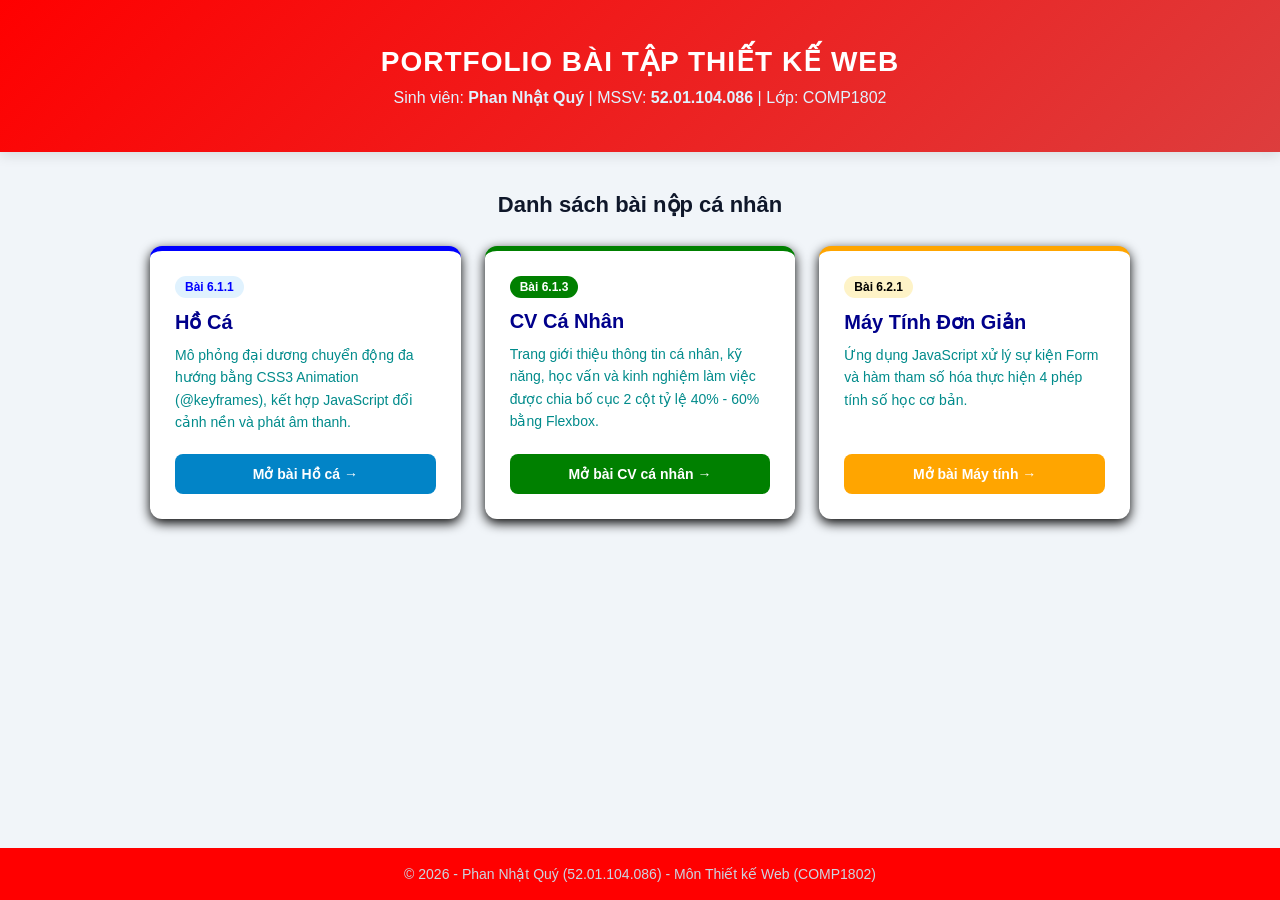
<file: index.html>
﻿<!DOCTYPE html>
<html lang="vi">
<head>
    <meta charset="UTF-8">
    <meta name="viewport" content="width=device-width, initial-scale=1.0">
    <title>Trang chủ - Bài nộp cá nhân COMP1802</title>
    <style>
        * {
            margin: 0;
            padding: 0;
            box-sizing: border-box;
            font-family: Arial, Helvetica, sans-serif;
        }

        body {
            background-color: #f1f5f9;
            color: #1e293b;
            min-height: 100vh;
            display: flex;
            flex-direction: column;
        }

        /* Phần đầu trang */
        header {
            background: linear-gradient(135deg, red, #dd3d3d);
            color: #ffffff;
            text-align: center; 
            padding: 45px 20px;
            box-shadow: 0 4px 12px rgba(0, 0, 0, 0.1);
        }

            header h1 {
                font-size: 28px;
                letter-spacing: 1px;
                margin-bottom: 10px;
            }

            header p {
                font-size: 16px;
                color: #e0f2fe;
            }

        /* Khu vực chứa 3 thẻ bài tập */
        main {
            width: 100%;
            max-width: 1020px;
            margin: 40px auto;
            padding: 0 20px;
            flex: 1;
        }

        .tieu-de-muc {
            text-align: center;
            font-size: 22px;
            color: #0f172a;
            margin-bottom: 28px;
        }

        .danh-sach-bai {
            display: grid;
            grid-template-columns: repeat(auto-fit, minmax(280px, 1fr));
            gap: 24px;
        }

        .the-bai-tap {
            background-color: #ffffff;
            border-radius: 12px;
            padding: 25px;
            box-shadow: 0 4px 12px black;
            border-top: 5px solid blue;
            display: flex;
            flex-direction: column;
            justify-content: space-between;
            transition: transform 0.2s ease, box-shadow 0.2s ease;
        }

            .the-bai-tap:hover {
                transform: translateY(-5px);
                box-shadow: 0 10px 20px rgba(0, 0, 0, 0.12);
            }

            .the-bai-tap.the-cv {
                border-top-color: green;
            }

            .the-bai-tap.the-mt {
                border-top-color: orange;
            }

        .nhan {
            display: inline-block;
            width: fit-content;
            font-size: 12px;
            font-weight: bold;
            padding: 4px 10px;
            border-radius: 20px;
            background-color: #e0f2fe;
            color: blue;
            margin-bottom: 12px;
        }

        .the-cv .nhan {
            background-color: green;
            color: white;
        }

        .the-mt .nhan {
            background-color: #fef3c7;
            color: black;
        }

        .the-bai-tap h2 {
            font-size: 20px;
            margin-bottom: 10px;
            color: darkblue;
        }

        .the-bai-tap p {
            font-size: 14px;
            line-height: 1.6;
            color: darkcyan;
            margin-bottom: 20px;
        }

        .nut-xem {
            display: inline-block;
            text-align: center;
            text-decoration: none;
            background-color: #0284c7;
            color: #ffffff;
            font-weight: bold;
            font-size: 14px;
            padding: 12px 16px;
            border-radius: 8px;
        }

            .nut-xem:hover {
                background-color: #0369a1;
            }

        .the-cv .nut-xem {
            background-color: green;
        }

            .the-cv .nut-xem:hover {
                background-color: #0f766e;
            }

        .the-mt .nut-xem {
            background-color: orange;
        }

            .the-mt .nut-xem:hover {
                background-color: #b45309;
            }

        footer {
            text-align: center;
            padding: 18px;
            background-color: red;
            color: #cbd5e1;
            font-size: 14px;
        }
    </style>
</head>
<body>

    <header>
        <h1>PORTFOLIO BÀI TẬP THIẾT KẾ WEB</h1>
        <p>Sinh viên: <strong>Phan Nhật Quý</strong> | MSSV: <strong>52.01.104.086</strong> | Lớp: COMP1802</p>
    </header>

    <main>
        <h2 class="tieu-de-muc">Danh sách bài nộp cá nhân</h2>

        <div class="danh-sach-bai">
            <!-- Bài 6.1.1: Hồ cá -->
            <article class="the-bai-tap">
                <div>
                    <span class="nhan">Bài 6.1.1</span>
                    <h2>Hồ Cá</h2>
                    <p>Mô phỏng đại dương chuyển động đa hướng bằng CSS3 Animation (@keyframes), kết hợp JavaScript đổi cảnh nền và phát âm thanh.</p>
                </div>
                <a href="bai_tap_ho_ca/ho_ca.html" class="nut-xem">Mở bài Hồ cá &#8594;</a>
            </article>

            <!-- Bài 6.1.3: CV cá nhân -->
            <article class="the-bai-tap the-cv">
                <div>
                    <span class="nhan">Bài 6.1.3</span>
                    <h2>CV Cá Nhân</h2>
                    <p>Trang giới thiệu thông tin cá nhân, kỹ năng, học vấn và kinh nghiệm làm việc được chia bố cục 2 cột tỷ lệ 40% - 60% bằng Flexbox.</p>
                </div>
                <a href="bai_tap_cv/index.html" class="nut-xem">Mở bài CV cá nhân &#8594;</a>
            </article>

            <!-- Bài 6.2.1: Máy tính đơn giản -->
            <article class="the-bai-tap the-mt">
                <div>
                    <span class="nhan">Bài 6.2.1</span>
                    <h2>Máy Tính Đơn Giản</h2>
                    <p>Ứng dụng JavaScript xử lý sự kiện Form và hàm tham số hóa thực hiện 4 phép tính số học cơ bản.</p>
                </div>
                <a href="bai_tap_may_tinh/index.html" class="nut-xem">Mở bài Máy tính &#8594;</a>
            </article>
        </div>
    </main>

    <footer>
        <p>&copy; 2026 - Phan Nhật Quý (52.01.104.086) - Môn Thiết kế Web (COMP1802)</p>
    </footer>

</body>
</html>
</file>
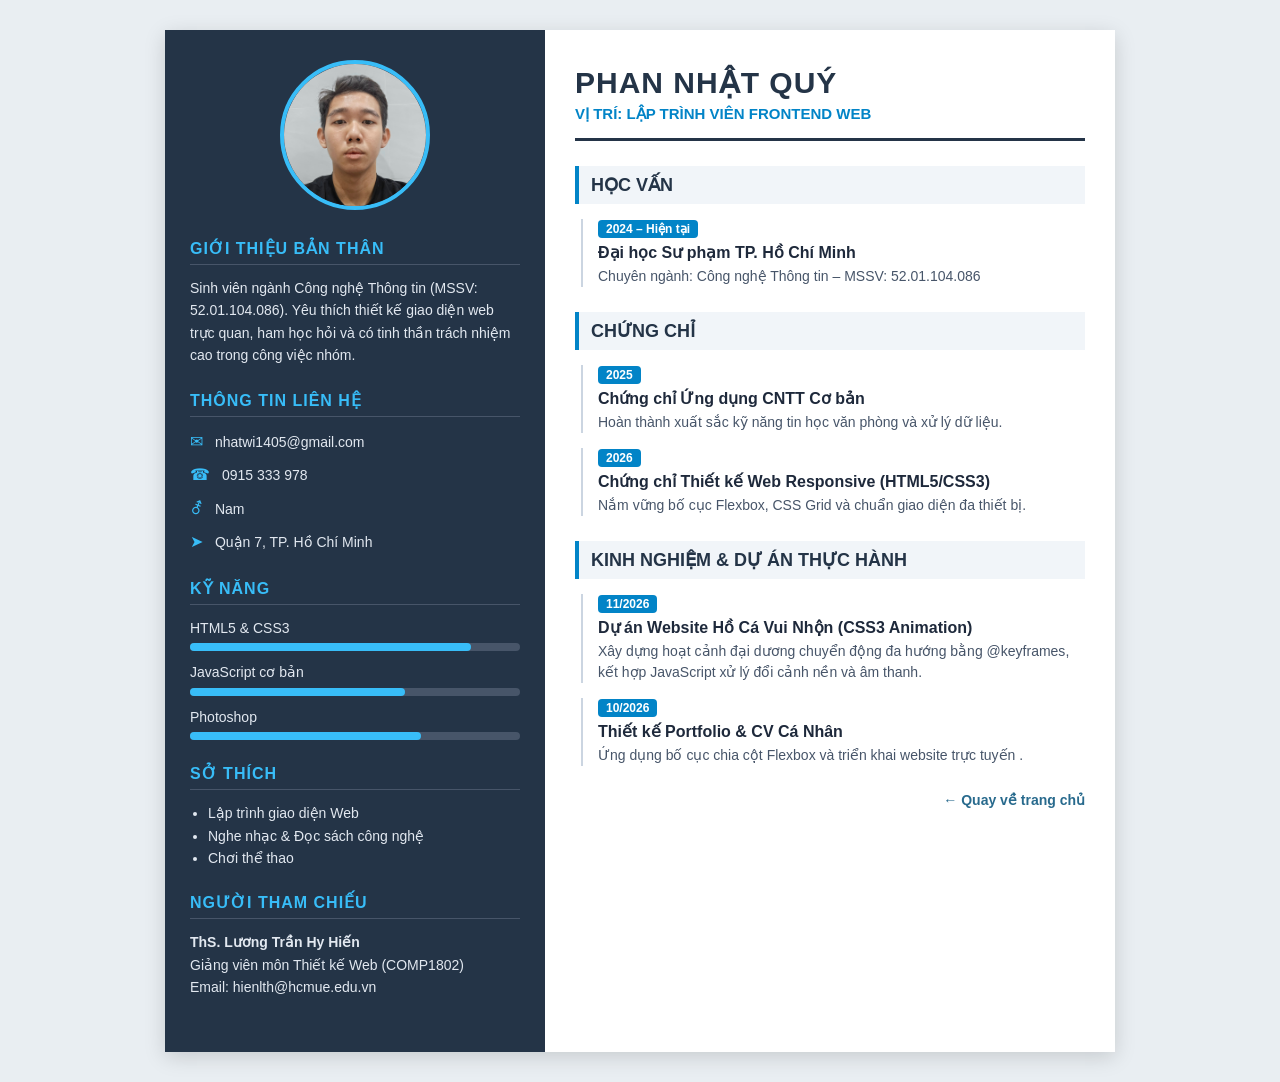
<file: bai_tap_cv/index.html>
﻿<!DOCTYPE html>
<html lang="vi">
<head>
    <meta charset="UTF-8">
    <title>CV Cá Nhân - Phan Nhật Quý</title>
    <link rel="stylesheet" href="style.css">
</head>
<body>
    <!-- Khung giấy CV chính -->
    <div class="khung-cv">

        <!-- cột trái -->
        <div class="cot-trai">
            <!-- Ảnh đại diện -->
            <div class="khung-anh">
                <img src="avatar.jpg" alt="Ảnh đại diện Phan Nhật Quý" class="avatar">
            </div>

            <!-- Giới thiệu bản thân -->
            <div class="muc-trai">
                <h3>GIỚI THIỆU BẢN THÂN</h3>
                <p>Sinh viên ngành Công nghệ Thông tin (MSSV: 52.01.104.086). Yêu thích thiết kế giao diện web trực quan, ham học hỏi và có tinh thần trách nhiệm cao trong công việc nhóm.</p>
            </div>

            <!-- Thông tin liên hệ -->
            <div class="muc-trai">
                <h3>THÔNG TIN LIÊN HỆ</h3>
                <ul class="danh-sach-lien-he">
                    <li><span>&#9993;</span> nhatwi1405@gmail.com</li>
                    <li><span>&#9742;</span> 0915 333 978</li>
                    <li><span>&#9894;</span> Nam</li>
                    <li><span>&#10148;</span> Quận 7, TP. Hồ Chí Minh</li>
                </ul>
            </div>

            <!-- Kỹ năng -->
            <div class="muc-trai">
                <h3>KỸ NĂNG</h3>
                <div class="ky-nang">
                    <p>HTML5 &amp; CSS3</p>
                    <div class="thanh-muc"><div class="muc-do" style="width: 85%;"></div></div>
                </div>
                <div class="ky-nang">
                    <p>JavaScript cơ bản</p>
                    <div class="thanh-muc"><div class="muc-do" style="width: 65%;"></div></div>
                </div>
                <div class="ky-nang">
                    <p>Photoshop</p>
                    <div class="thanh-muc"><div class="muc-do" style="width: 70%;"></div></div>
                </div>
            </div>

            <!-- Sở thích -->
            <div class="muc-trai">
                <h3>SỞ THÍCH</h3>
                <ul class="danh-sach-thuong">
                    <li>Lập trình giao diện Web</li>
                    <li>Nghe nhạc &amp; Đọc sách công nghệ</li>
                    <li>Chơi thể thao</li>
                </ul>
            </div>

            <!-- Người tham chiếu -->
            <div class="muc-trai">
                <h3>NGƯỜI THAM CHIẾU</h3>
                <p><strong>ThS. Lương Trần Hy Hiến</strong></p>
                <p>Giảng viên môn Thiết kế Web (COMP1802)</p>
                <p>Email: hienlth@hcmue.edu.vn</p>
            </div>
        </div>

        <!-- cột phải-->
        <div class="cot-phai">
            <!-- Họ tên & Vị trí ứng tuyển -->
            <div class="tieu-de-chinh">
                <h1>PHAN NHẬT QUÝ</h1>
                <p class="vi-tri">VỊ TRÍ: LẬP TRÌNH VIÊN FRONTEND WEB</p>
            </div>

            <!-- Học vấn -->
            <div class="muc-phai">
                <h2>HỌC VẤN</h2>
                <div class="moc-thoi-gian">
                    <span class="nam">2024 – Hiện tại</span>
                    <h4>Đại học Sư phạm TP. Hồ Chí Minh</h4>
                    <p>Chuyên ngành: Công nghệ Thông tin – MSSV: 52.01.104.086</p>
                </div>
            </div>

            <!-- Chứng chỉ -->
            <div class="muc-phai">
                <h2>CHỨNG CHỈ</h2>
                <div class="moc-thoi-gian">
                    <span class="nam">2025</span>
                    <h4>Chứng chỉ Ứng dụng CNTT Cơ bản</h4>
                    <p>Hoàn thành xuất sắc kỹ năng tin học văn phòng và xử lý dữ liệu.</p>
                </div>
                <div class="moc-thoi-gian">
                    <span class="nam">2026</span>
                    <h4>Chứng chỉ Thiết kế Web Responsive (HTML5/CSS3)</h4>
                    <p>Nắm vững bố cục Flexbox, CSS Grid và chuẩn giao diện đa thiết bị.</p>
                </div>
            </div>

            <!-- Kinh nghiệm làm việc và Dự án -->
            <div class="muc-phai">
                <h2>KINH NGHIỆM &amp; DỰ ÁN THỰC HÀNH</h2>
                <div class="moc-thoi-gian">
                    <span class="nam">11/2026</span>
                    <h4>Dự án Website Hồ Cá Vui Nhộn (CSS3 Animation)</h4>
                    <p>Xây dựng hoạt cảnh đại dương chuyển động đa hướng bằng <code>@keyframes</code>, kết hợp JavaScript xử lý đổi cảnh nền và âm thanh.</p>
                </div>
                <div class="moc-thoi-gian">
                    <span class="nam">10/2026</span>
                    <h4>Thiết kế Portfolio &amp; CV Cá Nhân</h4>
                    <p>Ứng dụng bố cục chia cột Flexbox và triển khai website trực tuyến .</p>
                </div>
            </div>

            <!-- Nút quay về trang chủ -->
            <div class="quay-ve">
                <a href="../index.html">&#8592; Quay về trang chủ</a>
            </div>
        </div>

    </div>
</body>
</html>
</file>
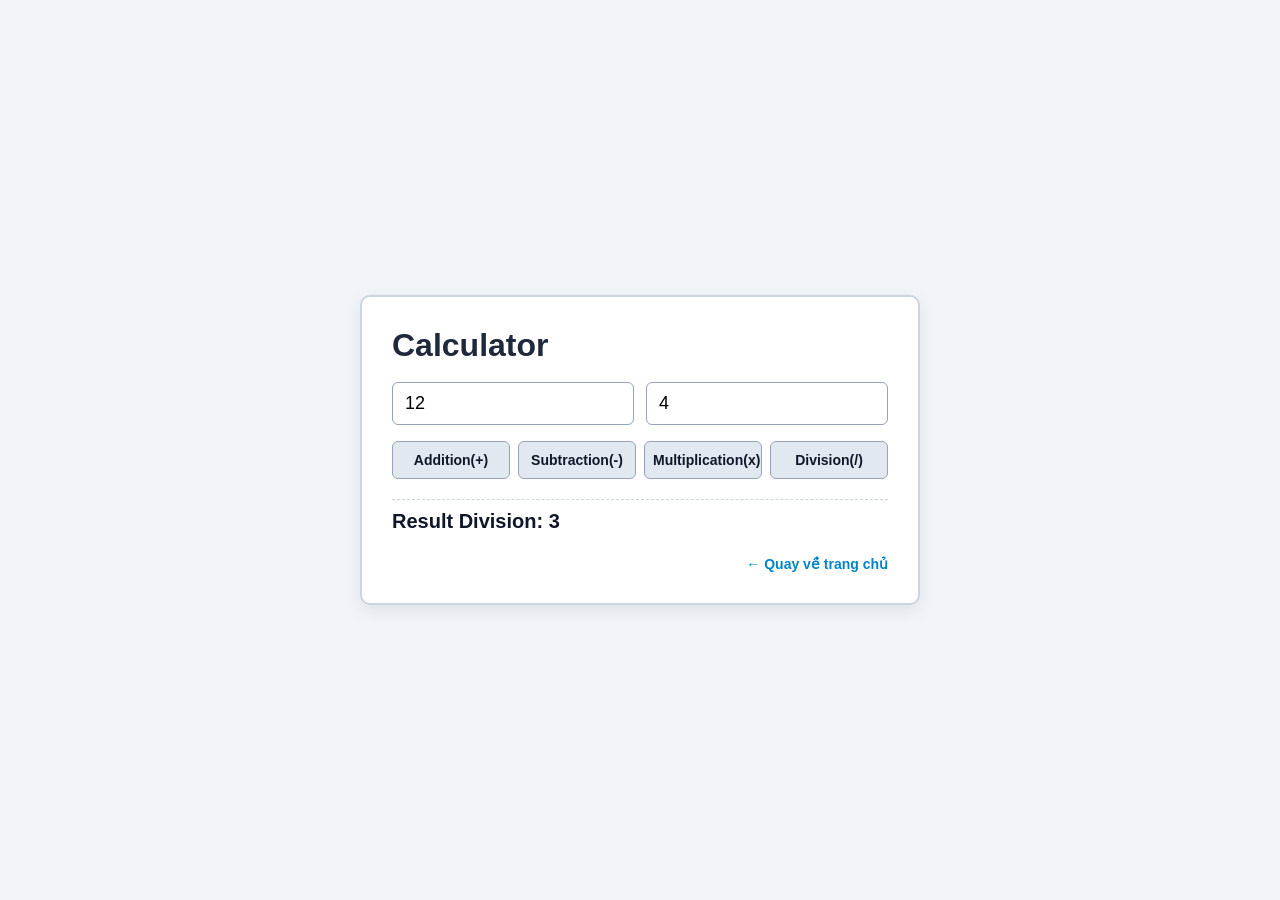
<file: bai_tap_may_tinh/index.html>
﻿<!DOCTYPE html>
<html lang="vi">
<head>
    <meta charset="UTF-8">
    <title>Bài 6.2.1 - Máy tính đơn giản</title>
    <style>
        * {
            margin: 0;
            padding: 0;
            box-sizing: border-box;
            font-family: Arial, Helvetica, sans-serif;
        }

        body {
            background-color: #f1f5f9;
            display: flex;
            justify-content: center;
            align-items: center;
            min-height: 100vh;
            padding: 20px;
        }

        .khung-may-tinh {
            background-color: #ffffff;
            border: 2px solid #cbd5e1;
            border-radius: 10px;
            padding: 30px;
            width: 100%;
            max-width: 560px;
            box-shadow: 0 6px 18px rgba(0, 0, 0, 0.08);
        }

        h1 {
            font-size: 32px;
            color: #1e293b;
            margin-bottom: 18px;
        }

        /* Hàng chứa 2 ô nhập số */
        .hang-nhap {
            display: flex;
            gap: 12px;
            margin-bottom: 16px;
        }

            .hang-nhap input {
                width: 50%;
                padding: 10px 12px;
                font-size: 18px;
                border: 1px solid #94a3b8;
                border-radius: 6px;
            }

        /* Hàng chứa 4 nút phép tính */
        .hang-nut {
            display: flex;
            flex-wrap: wrap;
            gap: 8px;
            margin-bottom: 20px;
        }

            .hang-nut button {
                flex: 1;
                min-width: 115px;
                padding: 10px 8px;
                font-size: 14px;
                font-weight: bold;
                background-color: #e2e8f0;
                color: #0f172a;
                border: 1px solid #94a3b8;
                border-radius: 6px;
                cursor: pointer;
            }

                .hang-nut button:hover {
                    background-color: #0284c7;
                    color: #ffffff;
                    border-color: #0284c7;
                }

        .ket-qua {
            font-size: 20px;
            font-weight: bold;
            color: #0f172a;
            padding-top: 10px;
            border-top: 1px dashed #cbd5e1;
        }

        .quay-ve {
            margin-top: 22px;
            text-align: right;
        }

            .quay-ve a {
                text-decoration: none;
                color: #0284c7;
                font-size: 14px;
                font-weight: bold;
            }
    </style>
</head>
<body>

    <div class="khung-may-tinh">
        <h1>Calculator</h1>

        <form onsubmit="return false;">
            <!-- 2 ô nhập số -->
            <div class="hang-nhap">
                <input type="number" id="so1" placeholder="Nhập số thứ nhất" value="12">
                <input type="number" id="so2" placeholder="Nhập số thứ hai" value="4">
            </div>

            <!-- 4 nút gọi chung 1 hàm tinhToan() và truyền ký hiệu phép tính vào -->
            <div class="hang-nut">
                <button type="button" onclick="tinhToan('+')">Addition(+)</button>
                <button type="button" onclick="tinhToan('-')">Subtraction(-)</button>
                <button type="button" onclick="tinhToan('*')">Multiplication(x)</button>
                <button type="button" onclick="tinhToan('/')">Division(/)</button>
            </div>
        </form>

        <!-- Nơi hiển thị kết quả -->
        <p class="ket-qua" id="hien-thi">Result Division: 3</p>

        <div class="quay-ve">
            <a href="../index.html">&#8592; Quay về trang chủ</a>
        </div>
    </div>

    <script>
    // Dùng 1 hàm duy nhất xử lý cả 4 phép tính
    function tinhToan(phepTinh) {
      // 1. Lấy chuỗi từ ô input và ép kiểu sang số thực
      let a = parseFloat(document.getElementById("so1").value);
      let b = parseFloat(document.getElementById("so2").value);
      let manHinh = document.getElementById("hien-thi");

      // Kiểm tra nếu người dùng bỏ trống ô nhập
      if (isNaN(a) || isNaN(b)) {
        manHinh.innerText = "Vui lòng nhập đủ 2 số!";
        return;
      }

      let ketQua = 0;
      let tenPhepTinh = "";

      // 2. Rẽ nhánh theo tham số phepTinh được truyền từ nút bấm
      if (phepTinh === '+') {
        ketQua = a + b;
        tenPhepTinh = "Addition";
      } else if (phepTinh === '-') {
        ketQua = a - b;
        tenPhepTinh = "Subtraction";
      } else if (phepTinh === '*') {
        ketQua = a * b;
        tenPhepTinh = "Multiplication";
      } else if (phepTinh === '/') {
        if (b === 0) {
          manHinh.innerText = "Không thể chia cho 0!";
          return;
        }
        ketQua = a / b;
        tenPhepTinh = "Division";
      }

      // 3. Xuất kết quả ra màn hình
      manHinh.innerText = "Result " + tenPhepTinh + ": " + ketQua;
    }
    </script>

</body>
</html>
</file>
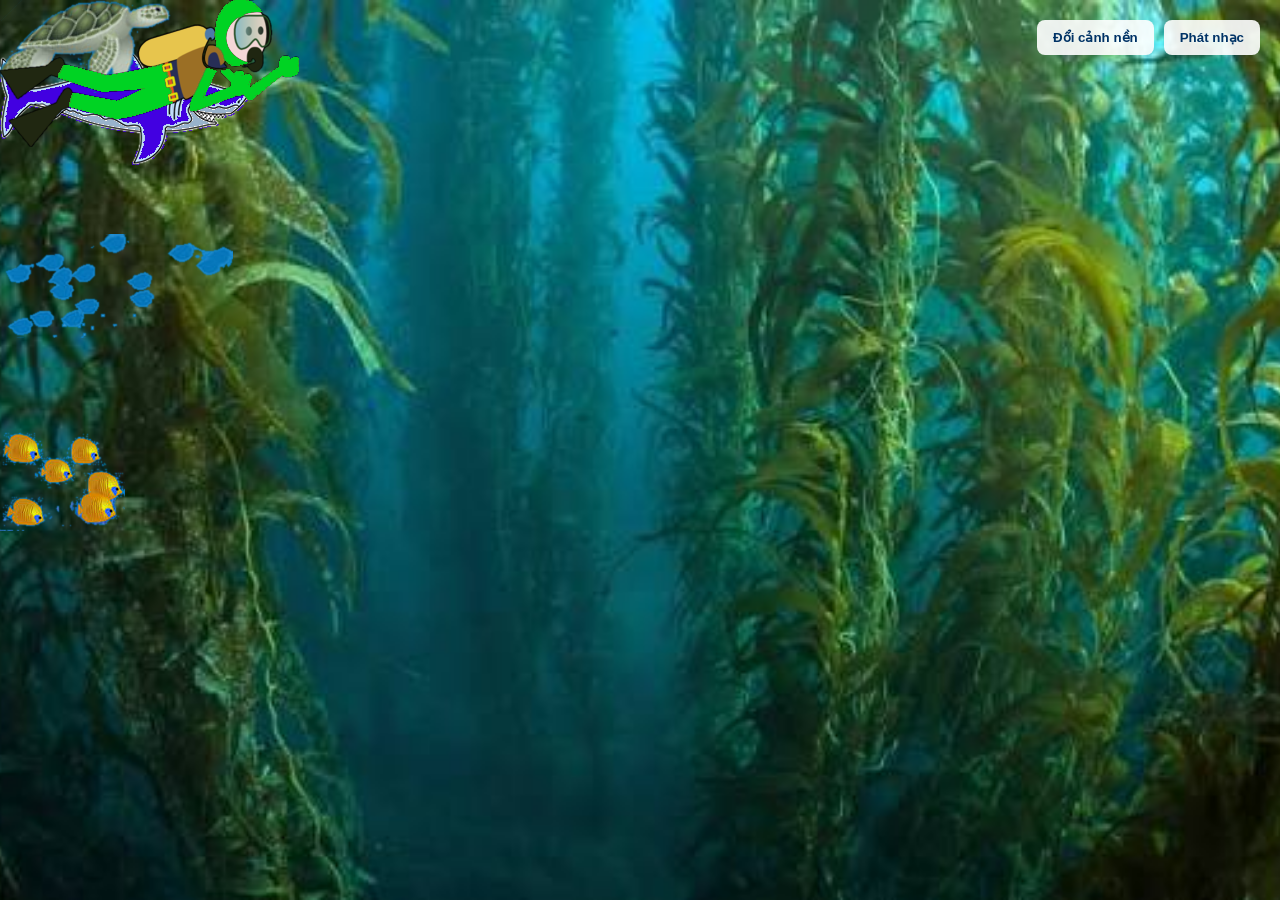
<file: bai_tap_ho_ca/ho_ca.html>
﻿<!DOCTYPE html>
<html lang="vi">
<head>
    <meta charset="UTF-8">
    <title>Hồ cá vui nhộn</title>
    <link rel="stylesheet" href="mystyle.css">
</head>
<body>
    <div id="content">
        <!-- 1. Hai nút đổi nền và phát nhạc ở góc trên bên phải -->
        <div id="controls">
            <button onclick="doiCanhNen()">Đổi cảnh nền</button>
            <button id="btn-nhac" onclick="batTatNhac()">Phát nhạc</button>
        </div>
        <audio id="nhac-nen" src="music.mp3" loop></audio>

        <!-- 2. sinh vật biển -->
        <div id="shark"><img src="images/shark.png" alt="Cá mập"></div>
        <div id="turtle"><img src="images/turtle.png" alt="Rùa biển"></div>
        <div id="diver1"><img src="images/diver1.png" alt="Thợ lặn 1"></div>
        <div id="diver2"><img src="images/diver2.png" alt="Thợ lặn 2"></div>
        <div id="diver3"><img src="images/diver3.png" alt="Thợ lặn 3"></div>
        <div id="faintSchool"><img src="images/faintSchool.png" alt="Đàn cá nhỏ"></div>
        <div id="goldFishSchool"><img src="images/goldFishSchool.png" alt="Đàn cá vàng"></div>

        <!-- 3. Bong bóng nổi từ đáy lên -->
        <div class="bubble b1"></div>
        <div class="bubble b2"></div>
        <div class="bubble b3"></div>
        <div class="bubble b4"></div>
        <div class="bubble b5"></div>
    </div>

    <script>
    // Danh sách 3 ảnh nền
    const danhSachNen = [
      "url('images/bg1.jpg')",
      "url('images/bg2.jpg')",
      "url('images/bg3.jpg')"
    ];
    let viTriNen = 0;

    function doiCanhNen() {
      // Tăng vị trí lên 1; nếu hết danh sách thì quay về 0
      viTriNen = (viTriNen + 1) % danhSachNen.length;
      document.getElementById("content").style.backgroundImage = danhSachNen[viTriNen];
    }

    function batTatNhac() {
      const nhac = document.getElementById("nhac-nen");
      const nut = document.getElementById("btn-nhac");

      if (nhac.paused) {
        nhac.play();
        nut.textContent = "Dừng nhạc";
      } else {
        nhac.pause();
        nut.textContent = "Phát nhạc";
      }
    }
    </script>
</body>
</html>
</file>
<file: bai_tap_cv/style.css>
﻿* {
    margin: 0;
    padding: 0;
    box-sizing: border-box;
    font-family: Arial, Helvetica, sans-serif;
}

body {
    background-color: #e9eef2;
    padding: 30px 15px;
}

/* Khung chính chứa 2 cột */
.khung-cv {
    max-width: 950px;
    margin: 0 auto; 
    background-color: #ffffff;
    display: flex; 
    box-shadow: 0 5px 20px rgba(0, 0, 0, 0.15);
}

/* cột trái 40% */
.cot-trai {
    width: 40%;
    background-color: #243447;
    color: #ffffff;
    padding: 30px 25px;
}

.khung-anh {
    text-align: center;
    margin-bottom: 25px;
}

.avatar {
    width: 150px;
    height: 150px;
    border-radius: 50%; 
    object-fit: cover; 
    border: 4px solid #38bdf8;
}

.muc-trai {
    margin-bottom: 24px;
}

    .muc-trai h3 {
        font-size: 16px;
        color: #38bdf8;
        border-bottom: 1px solid #475569;
        padding-bottom: 6px;
        margin-bottom: 12px;
        letter-spacing: 1px;
    }

    .muc-trai p, .muc-trai li {
        font-size: 14px;
        line-height: 1.6;
        color: #e2e8f0;
    }

.danh-sach-lien-he {
    list-style: none;
}

    .danh-sach-lien-he li {
        margin-bottom: 8px;
    }

    .danh-sach-lien-he span {
        color: #38bdf8;
        margin-right: 8px;
        font-size: 16px;
    }

.danh-sach-thuong {
    padding-left: 18px;
}

/* thanh hiển thị mức độ kỹ năng */
.ky-nang {
    margin-bottom: 10px;
}

.thanh-muc {
    width: 100%;
    height: 8px;
    background-color: #475569;
    border-radius: 4px;
    margin-top: 4px;
}

.muc-do {
    height: 100%;
    background-color: #38bdf8;
    border-radius: 4px;
}

/* cột phải 60% */
.cot-phai {
    width: 60%;
    padding: 35px 30px;
    color: #1e293b;
}

.tieu-de-chinh {
    border-bottom: 3px solid #243447;
    padding-bottom: 15px;
    margin-bottom: 25px;
}

    .tieu-de-chinh h1 {
        font-size: 30px;
        color: #243447;
        letter-spacing: 1px;
    }

.vi-tri {
    font-size: 15px;
    font-weight: bold;
    color: #0284c7;
    margin-top: 5px;
}

.muc-phai {
    margin-bottom: 25px;
}

    .muc-phai h2 {
        font-size: 18px;
        color: #243447;
        background-color: #f1f5f9;
        padding: 8px 12px;
        border-left: 4px solid #0284c7;
        margin-bottom: 15px;
    }

/* Đường kẻ dọc mốc thời gian */
.moc-thoi-gian {
    border-left: 2px solid #cbd5e1;
    padding-left: 15px;
    margin-left: 6px;
    margin-bottom: 15px;
}

    .moc-thoi-gian .nam {
        display: inline-block;
        font-size: 12px;
        font-weight: bold;
        color: #ffffff;
        background-color: #0284c7;
        padding: 2px 8px;
        border-radius: 4px;
        margin-bottom: 5px;
    }

    .moc-thoi-gian h4 {
        font-size: 16px;
        margin-bottom: 4px;
    }

    .moc-thoi-gian p {
        font-size: 14px;
        line-height: 1.5;
        color: #475569;
    }

.quay-ve {
    margin-top: 20px;
    text-align: right;
}

    .quay-ve a {
        text-decoration: none;
        color: #286a8d;
        font-weight: bold;
        font-size: 14px;
    }
</file>
<file: bai_tap_ho_ca/mystyle.css>
﻿* {
    margin: 0;
    padding: 0;
    box-sizing: border-box;
}

#content {
    position: relative;
    width: 100vw;
    height: 100vh;
    overflow: hidden;
    background-color: #0077be; 
    background-image: url('images/bg1.jpg');
    background-size: cover;
    background-position: center;
}

#controls {
    position: absolute;
    top: 20px;
    right: 20px;
    z-index: 100;
    display: flex;
    gap: 10px;
}

    #controls button {
        padding: 10px 16px;
        border: none;
        border-radius: 8px;
        background-color: rgba(255, 255, 255, 0.9);
        color: #003366;
        font-weight: bold;
        cursor: pointer;
    }

        #controls button:hover {
            background-color: #ffffff;
        }

#shark, #turtle, #diver1, #diver2, #diver3, #faintSchool, #goldFishSchool {
    position: absolute;
}

/* 1. Cá mập: */
#shark {
    animation: CaMapBoi 10s linear infinite;
}

@keyframes CaMapBoi {
    0% {
        left: 5%;
        top: 15%;
        transform: scaleX(1);
    }

    49% {
        left: 80%;
        top: 22%;
        transform: scaleX(1);
    }

    50% {
        left: 80%;
        top: 22%;
        transform: scaleX(-1);
    }

    99% {
        left: 5%;
        top: 15%;
        transform: scaleX(-1);
    }

    100% {
        left: 5%;
        top: 15%;
        transform: scaleX(1);
    }
}

/* 2. Rùa biển */
#turtle {
    animation: RuaBoi 22s linear infinite;
}

@keyframes RuaBoi {
    0% {
        left: 10%;
        top: 68%;
        transform: scaleX(1);
    }

    49% {
        left: 82%;
        top: 58%;
        transform: scaleX(1);
    }

    50% {
        left: 82%;
        top: 58%;
        transform: scaleX(-1);
    }

    99% {
        left: 10%;
        top: 68%;
        transform: scaleX(-1);
    }

    100% {
        left: 10%;
        top: 68%;
        transform: scaleX(1);
    }
}

/* 3. Ba thợ lặn */
#diver1 {
    animation: ThoLan1 14s ease-in-out infinite;
}

@keyframes ThoLan1 {
    0% {
        left: 10%;
        top: 35%;
        transform: scaleX(1);
    }

    25% {
        left: 45%;
        top: 65%;
        transform: scaleX(1);
    }

    49% {
        left: 78%;
        top: 28%;
        transform: scaleX(1);
    }

    50% {
        left: 78%;
        top: 28%;
        transform: scaleX(-1);
    }

    75% {
        left: 45%;
        top: 18%;
        transform: scaleX(-1);
    }

    99% {
        left: 10%;
        top: 35%;
        transform: scaleX(-1);
    }

    100% {
        left: 10%;
        top: 35%;
        transform: scaleX(1);
    }
}

#diver2 {
    animation: ThoLan2 17s ease-in-out infinite;
}

@keyframes ThoLan2 {
    0% {
        left: 75%;
        top: 45%;
        transform: scaleX(-1);
    }

    25% {
        left: 40%;
        top: 20%;
        transform: scaleX(-1);
    }

    49% {
        left: 8%;
        top: 55%;
        transform: scaleX(-1);
    }

    50% {
        left: 8%;
        top: 55%;
        transform: scaleX(1);
    }

    75% {
        left: 40%;
        top: 72%;
        transform: scaleX(1);
    }

    99% {
        left: 75%;
        top: 45%;
        transform: scaleX(1);
    }

    100% {
        left: 75%;
        top: 45%;
        transform: scaleX(-1);
    }
}

#diver3 {
    animation: ThoLan3 19s ease-in-out infinite;
}

@keyframes ThoLan3 {
    0% {
        left: 25%;
        top: 75%;
        transform: scaleX(1);
    }

    30% {
        left: 60%;
        top: 38%;
        transform: scaleX(1);
    }

    49% {
        left: 85%;
        top: 62%;
        transform: scaleX(1);
    }

    50% {
        left: 85%;
        top: 62%;
        transform: scaleX(-1);
    }

    80% {
        left: 50%;
        top: 78%;
        transform: scaleX(-1);
    }

    99% {
        left: 25%;
        top: 75%;
        transform: scaleX(-1);
    }

    100% {
        left: 25%;
        top: 75%;
        transform: scaleX(1);
    }
}

/* 4. Hai đàn cá bơi ngang */
#goldFishSchool {
    top: 48%;
    animation: DanCaBoi 13s linear infinite;
}

#faintSchool {
    top: 26%;
    animation: DanCaBoi 16s linear infinite reverse;
}

@keyframes DanCaBoi {
    0% {
        left: 5%;
        transform: scaleX(1);
    }

    49% {
        left: 85%;
        transform: scaleX(1);
    }

    50% {
        left: 85%;
        transform: scaleX(-1);
    }

    99% {
        left: 5%;
        transform: scaleX(-1);
    }

    100% {
        left: 5%;
        transform: scaleX(1);
    }
}

/* 5. Bong bóng tròn nổi từ đáy lên mặt nước */
.bubble {
    position: absolute;
    bottom: -30px;
    border-radius: 50%;
    background-color: rgba(255, 255, 255, 0.35);
    border: 1px solid rgba(255, 255, 255, 0.75);
    animation: BongBongNoi 7s ease-in infinite;
}

.b1 {
    left: 15%;
    width: 14px;
    height: 14px;
    animation-duration: 6s;
}

.b2 {
    left: 35%;
    width: 22px;
    height: 22px;
    animation-duration: 8s;
    animation-delay: 1.5s;
}

.b3 {
    left: 55%;
    width: 16px;
    height: 16px;
    animation-duration: 5.5s;
    animation-delay: 3s;
}

.b4 {
    left: 72%;
    width: 24px;
    height: 24px;
    animation-duration: 9s;
    animation-delay: 0.5s;
}

.b5 {
    left: 88%;
    width: 18px;
    height: 18px;
    animation-duration: 6.5s;
    animation-delay: 2s;
}

@keyframes BongBongNoi {
    0% {
        bottom: -30px;
        opacity: 0.8;
    }

    100% {
        bottom: 105%;
        opacity: 0;
    }
}
</file>
